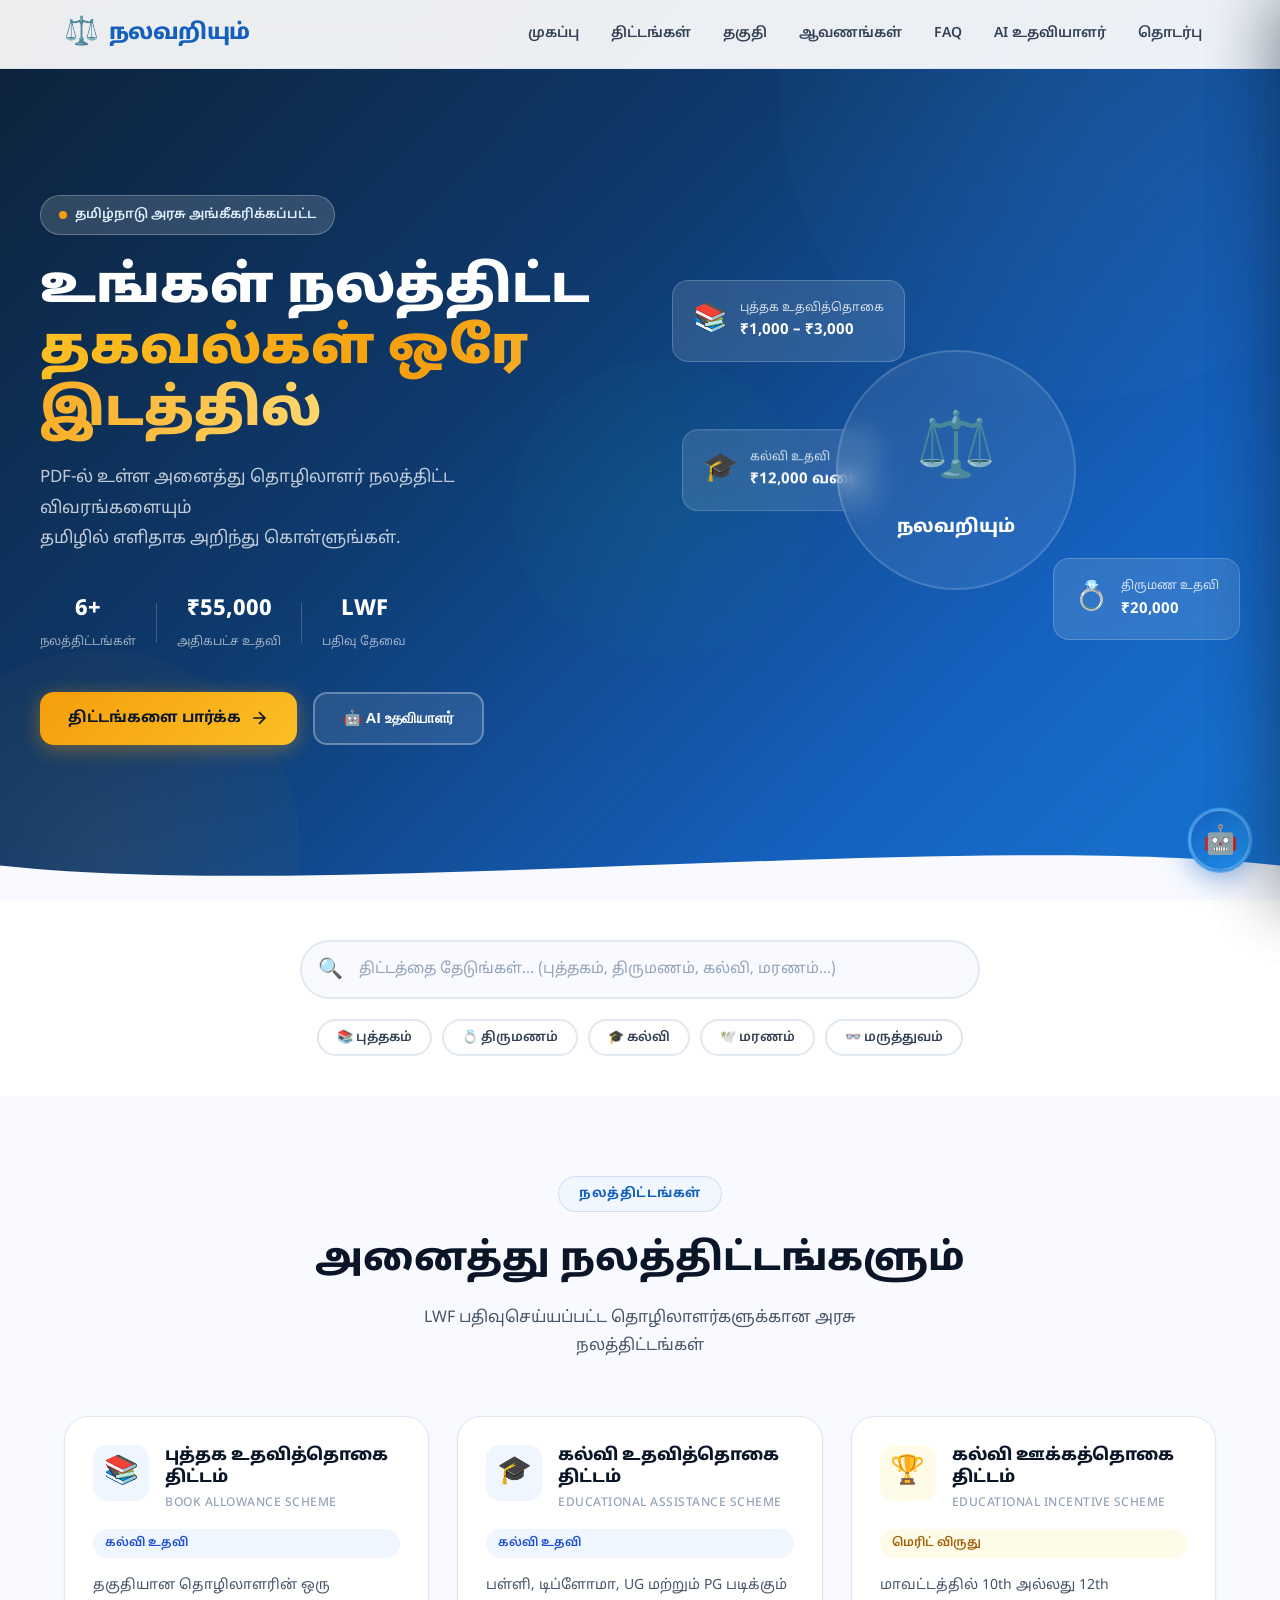
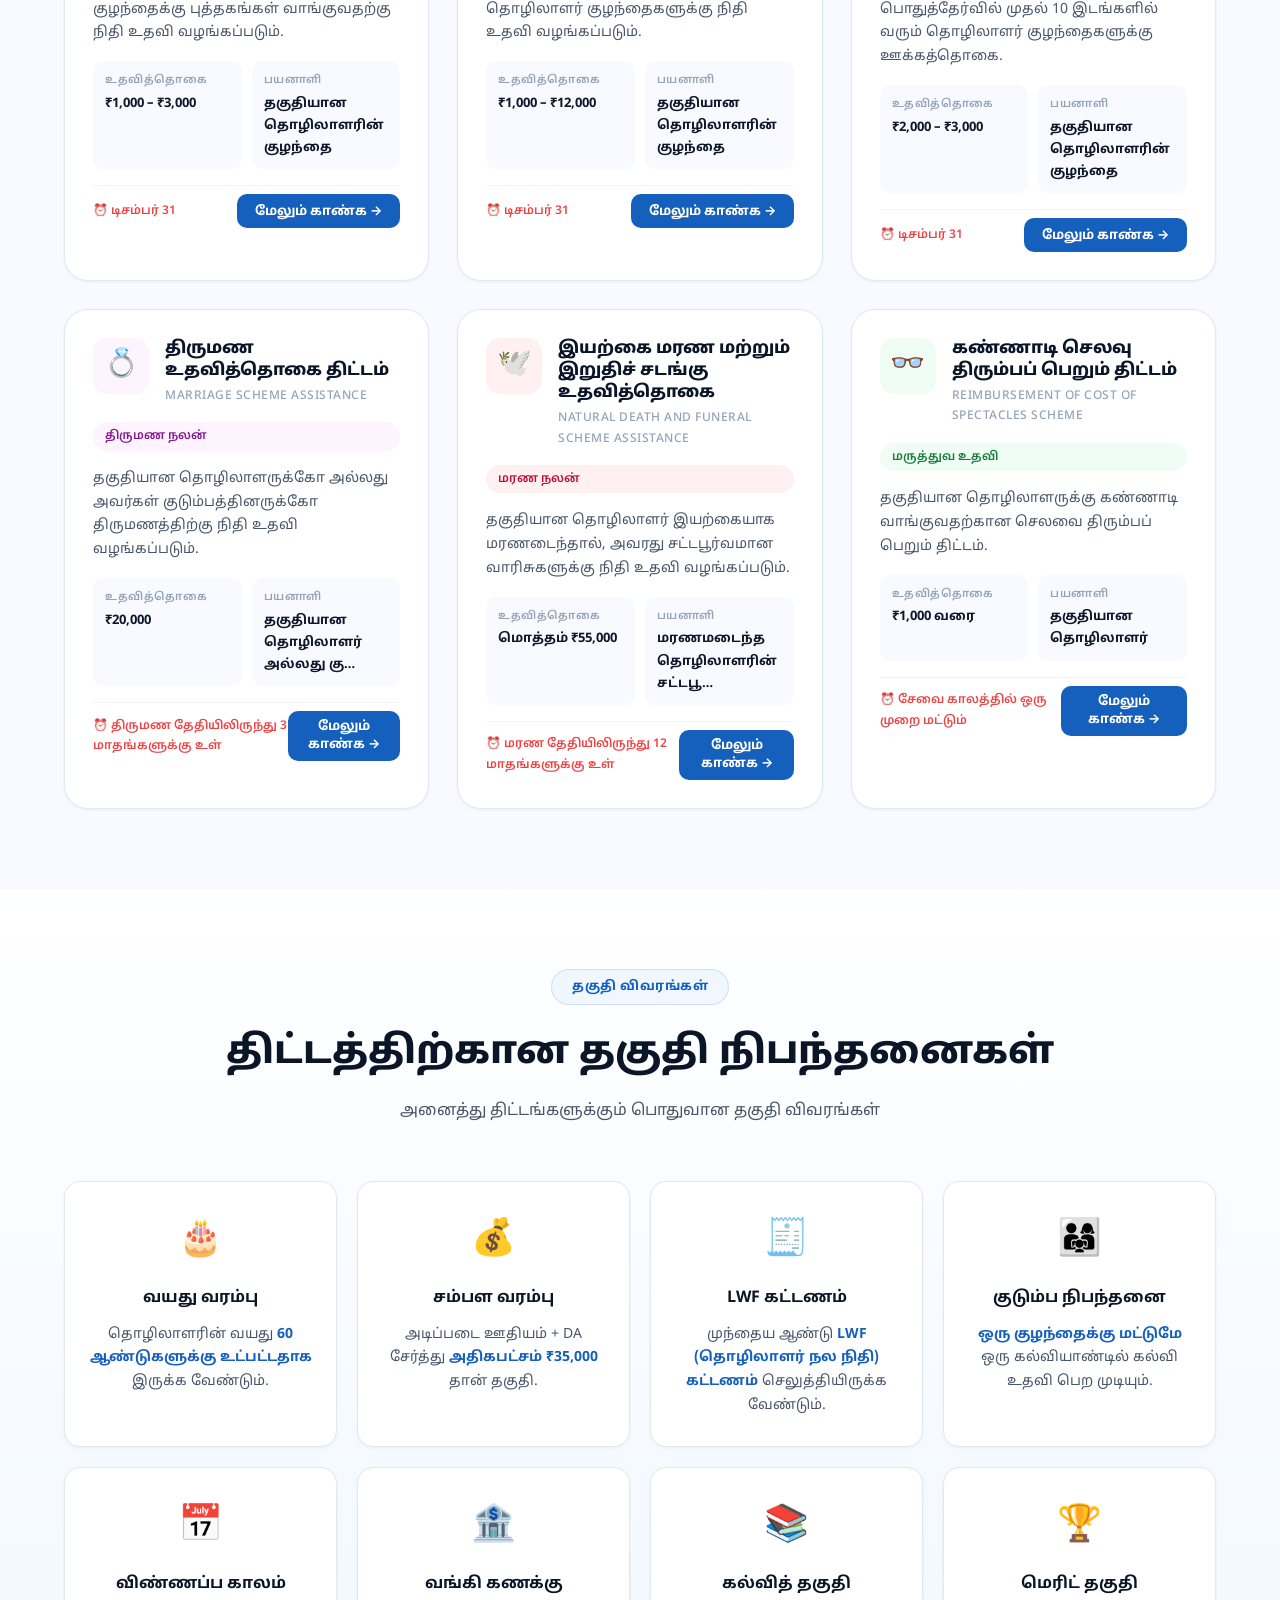
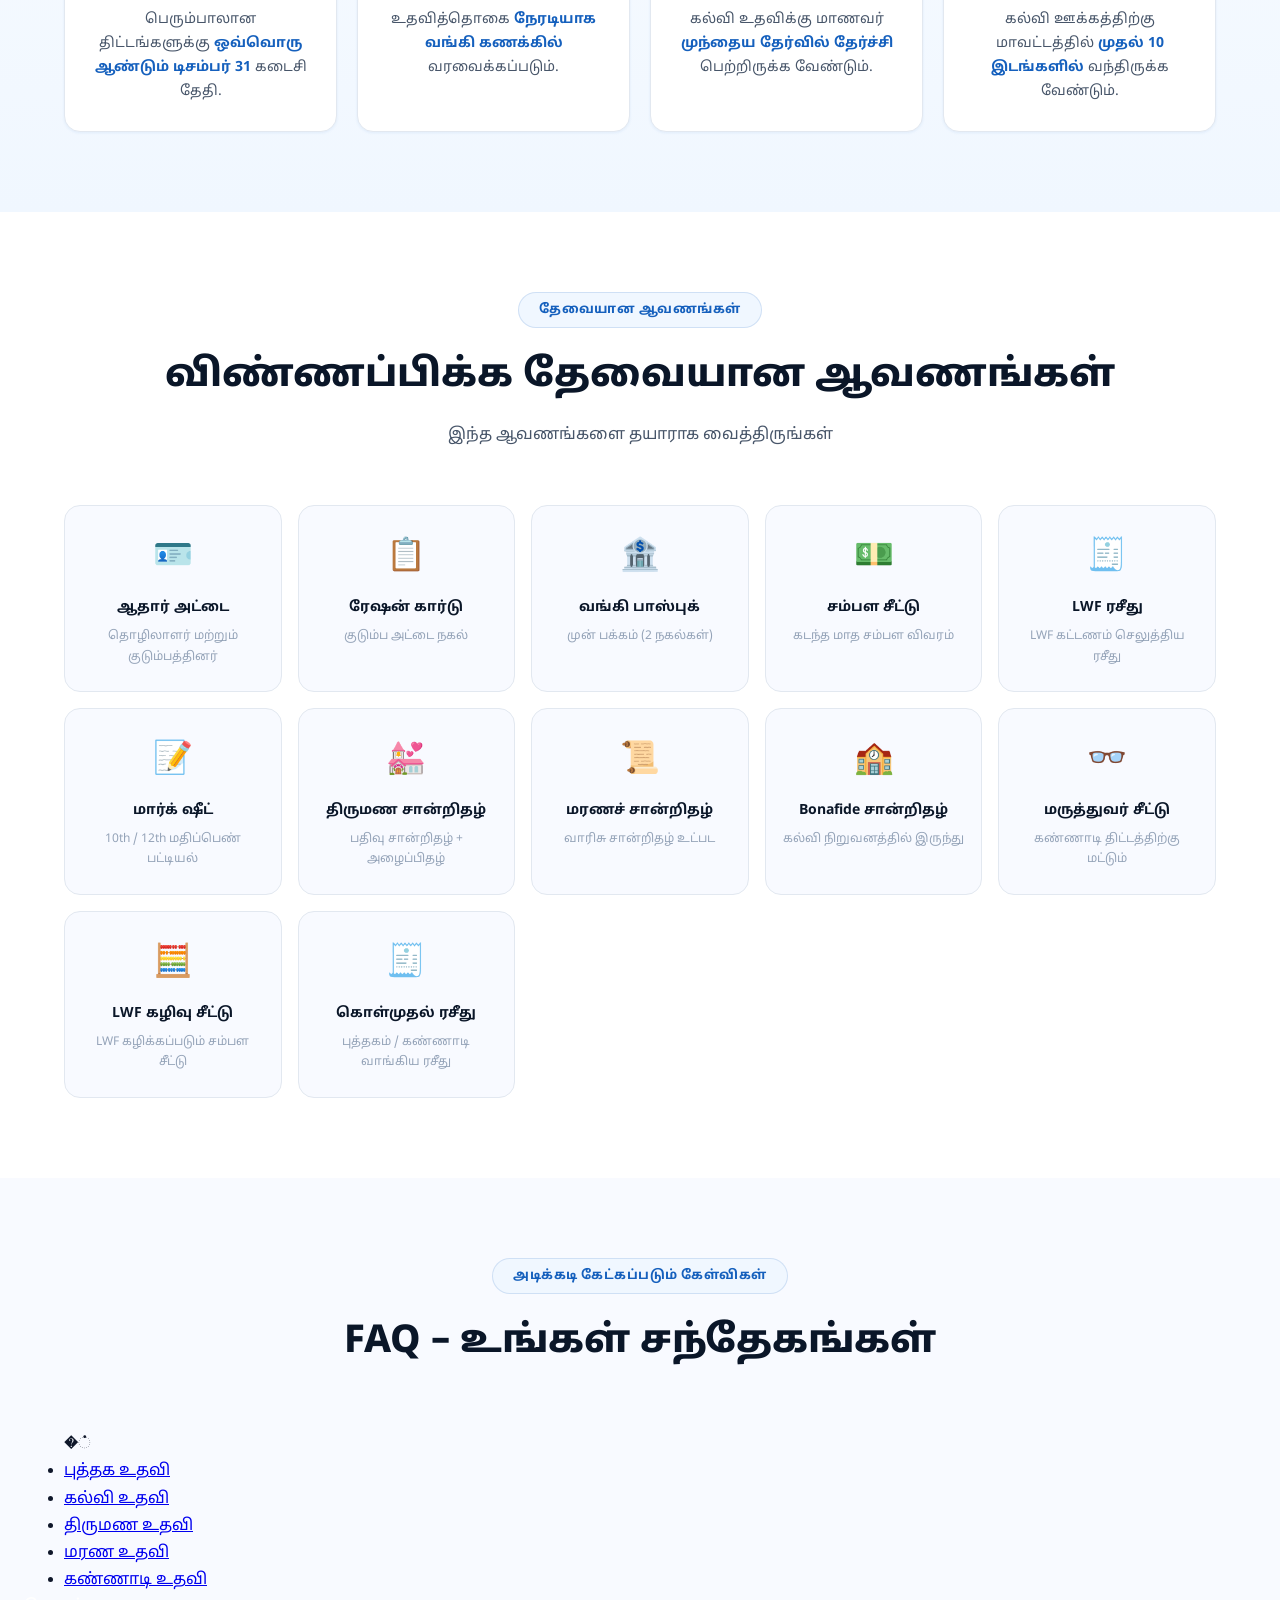
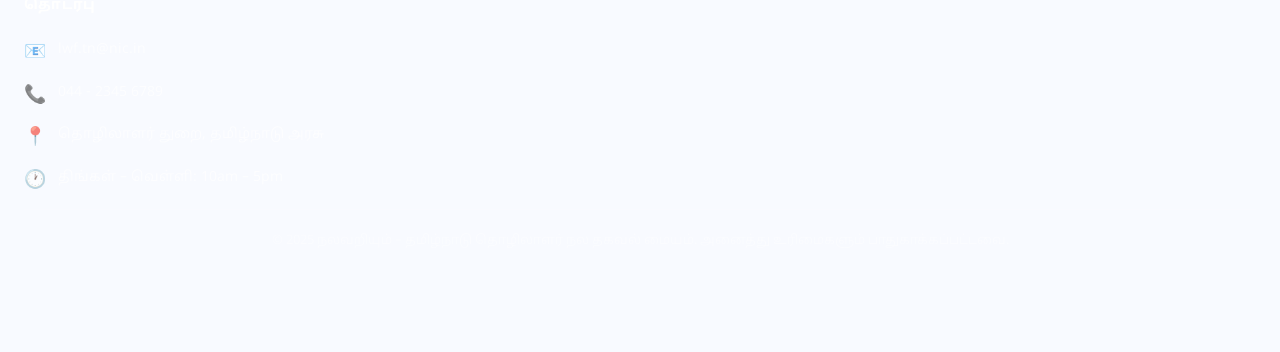
<file: index_backup.html>
<!DOCTYPE html>
<html lang="ta">
<head>
  <meta charset="UTF-8" />
  <meta name="viewport" content="width=device-width, initial-scale=1.0" />
  <title>நலவறியும் – தமிழ்நாடு தொழிலாளர் நல தகவல் மையம்</title>
  <meta name="description" content="தமிழ்நாடு தொழிலாளர் நல திட்டங்கள் – கல்வி, திருமணம், மரணம், மருத்துவம் – அனைத்து திட்ட விவரங்களும் ஒரே இடத்தில்." />
  <link rel="preconnect" href="https://fonts.googleapis.com" />
  <link href="https://fonts.googleapis.com/css2?family=Noto+Sans+Tamil:wght@400;500;600;700;800;900&family=Inter:wght@400;500;600;700;800&display=swap" rel="stylesheet" />
  <link rel="stylesheet" href="style.css" />
</head>
<body>

<!-- ===== NAVBAR ===== -->
<nav class="navbar" id="navbar">
  <div class="nav-container">
    <a href="#home" class="nav-logo">
      <span class="logo-icon">⚖️</span>
      <span class="logo-text">நலவறியும்</span>
    </a>
    <button class="hamburger" id="hamburger" aria-label="Menu">
      <span></span><span></span><span></span>
    </button>
    <ul class="nav-links" id="navLinks">
      <li><a href="#home" class="nav-link">முகப்பு</a></li>
      <li><a href="#schemes" class="nav-link">திட்டங்கள்</a></li>
      <li><a href="#eligibility" class="nav-link">தகுதி</a></li>
      <li><a href="#documents" class="nav-link">ஆவணங்கள்</a></li>
      <li><a href="#faq" class="nav-link">FAQ</a></li>
      <li><a href="#chatbot" class="nav-link" onclick="openBotPanel(); return false;">AI உதவியாளர்</a></li>
      <li><a href="#contact" class="nav-link">தொடர்பு</a></li>
    </ul>
  </div>
</nav>

<!-- ===== HERO ===== -->
<section class="hero" id="home">
  <div class="hero-bg-shapes">
    <div class="shape shape-1"></div>
    <div class="shape shape-2"></div>
    <div class="shape shape-3"></div>
  </div>
  <div class="hero-container">
    <div class="hero-content">
      <div class="hero-badge">
        <span class="badge-dot"></span>
        தமிழ்நாடு அரசு அங்கீகரிக்கப்பட்ட
      </div>
      <h1 class="hero-title">
        உங்கள் நலத்திட்ட<br />
        <span class="hero-gradient-text">தகவல்கள் ஒரே இடத்தில்</span>
      </h1>
      <p class="hero-subtitle">
        PDF-ல் உள்ள அனைத்து தொழிலாளர் நலத்திட்ட விவரங்களையும்<br />
        தமிழில் எளிதாக அறிந்து கொள்ளுங்கள்.
      </p>
      <div class="hero-stats">
        <div class="stat-item">
          <span class="stat-number">6+</span>
          <span class="stat-label">நலத்திட்டங்கள்</span>
        </div>
        <div class="stat-divider"></div>
        <div class="stat-item">
          <span class="stat-number">₹55,000</span>
          <span class="stat-label">அதிகபட்ச உதவி</span>
        </div>
        <div class="stat-divider"></div>
        <div class="stat-item">
          <span class="stat-number">LWF</span>
          <span class="stat-label">பதிவு தேவை</span>
        </div>
      </div>
      <div class="hero-buttons">
        <a href="#schemes" class="btn btn-primary">
          <span>திட்டங்களை பார்க்க</span>
          <svg width="20" height="20" viewBox="0 0 24 24" fill="none" stroke="currentColor" stroke-width="2"><path d="M5 12h14M12 5l7 7-7 7"/></svg>
        </a>
        <button class="btn btn-secondary" onclick="openBotPanel()">
          <span>🤖 AI உதவியாளர்</span>
        </button>
      </div>
    </div>
    <div class="hero-visual">
      <div class="hero-card-float card-float-1">
        <div class="float-icon">📚</div>
        <div class="float-info">
          <div class="float-title">புத்தக உதவித்தொகை</div>
          <div class="float-amount">₹1,000 – ₹3,000</div>
        </div>
      </div>
      <div class="hero-card-float card-float-2">
        <div class="float-icon">💍</div>
        <div class="float-info">
          <div class="float-title">திருமண உதவி</div>
          <div class="float-amount">₹20,000</div>
        </div>
      </div>
      <div class="hero-card-float card-float-3">
        <div class="float-icon">🎓</div>
        <div class="float-info">
          <div class="float-title">கல்வி உதவி</div>
          <div class="float-amount">₹12,000 வரை</div>
        </div>
      </div>
      <div class="hero-illustration">
        <div class="illus-circle">
          <div class="illus-inner">
            <span class="illus-emoji">⚖️</span>
            <span class="illus-text">நலவறியும்</span>
          </div>
        </div>
      </div>
    </div>
  </div>
  <div class="hero-wave">
    <svg viewBox="0 0 1440 80" fill="none" xmlns="http://www.w3.org/2000/svg">
      <path d="M0,40 C360,80 1080,0 1440,40 L1440,80 L0,80 Z" fill="#f8faff"/>
    </svg>
  </div>
</section>

<!-- ===== SEARCH ===== -->
<section class="search-section" id="search">
  <div class="container">
    <div class="search-wrapper">
      <div class="search-icon-wrap">🔍</div>
      <input
        type="text"
        id="searchInput"
        class="search-input"
        placeholder="திட்டத்தை தேடுங்கள்... (புத்தகம், திருமணம், கல்வி, மரணம்...)"
        oninput="filterSchemes()"
      />
      <button class="search-clear" id="searchClear" onclick="clearSearch()">✕</button>
    </div>
    <div class="search-chips">
      <button class="chip" onclick="quickSearch('புத்தகம்')">📚 புத்தகம்</button>
      <button class="chip" onclick="quickSearch('திருமணம்')">💍 திருமணம்</button>
      <button class="chip" onclick="quickSearch('கல்வி')">🎓 கல்வி</button>
      <button class="chip" onclick="quickSearch('மரணம்')">🕊️ மரணம்</button>
      <button class="chip" onclick="quickSearch('மருத்துவம்')">👓 மருத்துவம்</button>
    </div>
  </div>
</section>

<!-- ===== SCHEMES ===== -->
<section class="schemes-section" id="schemes">
  <div class="container">
    <div class="section-header">
      <div class="section-badge">நலத்திட்டங்கள்</div>
      <h2 class="section-title">அனைத்து நலத்திட்டங்களும்</h2>
      <p class="section-subtitle">LWF பதிவுசெய்யப்பட்ட தொழிலாளர்களுக்கான அரசு நலத்திட்டங்கள்</p>
    </div>
    <div class="schemes-grid" id="schemesGrid">
      <!-- Cards rendered by JS -->
    </div>
    <div class="no-results hidden" id="noResults">
      <p>🔍 எந்த திட்டமும் கிடைக்கவில்லை.</p>
    </div>
  </div>
</section>

<!-- ===== ELIGIBILITY ===== -->
<section class="eligibility-section" id="eligibility">
  <div class="container">
    <div class="section-header">
      <div class="section-badge">தகுதி விவரங்கள்</div>
      <h2 class="section-title">திட்டத்திற்கான தகுதி நிபந்தனைகள்</h2>
      <p class="section-subtitle">அனைத்து திட்டங்களுக்கும் பொதுவான தகுதி விவரங்கள்</p>
    </div>
    <div class="elig-grid">
      <div class="elig-card">
        <div class="elig-icon">🎂</div>
        <h3>வயது வரம்பு</h3>
        <p>தொழிலாளரின் வயது <strong>60 ஆண்டுகளுக்கு உட்பட்டதாக</strong> இருக்க வேண்டும்.</p>
      </div>
      <div class="elig-card">
        <div class="elig-icon">💰</div>
        <h3>சம்பள வரம்பு</h3>
        <p>அடிப்படை ஊதியம் + DA சேர்த்து <strong>அதிகபட்சம் ₹35,000</strong> தான் தகுதி.</p>
      </div>
      <div class="elig-card">
        <div class="elig-icon">🧾</div>
        <h3>LWF கட்டணம்</h3>
        <p>முந்தைய ஆண்டு <strong>LWF (தொழிலாளர் நல நிதி) கட்டணம்</strong> செலுத்தியிருக்க வேண்டும்.</p>
      </div>
      <div class="elig-card">
        <div class="elig-icon">👨‍👩‍👧</div>
        <h3>குடும்ப நிபந்தனை</h3>
        <p><strong>ஒரு குழந்தைக்கு மட்டுமே</strong> ஒரு கல்வியாண்டில் கல்வி உதவி பெற முடியும்.</p>
      </div>
      <div class="elig-card">
        <div class="elig-icon">📅</div>
        <h3>விண்ணப்ப காலம்</h3>
        <p>பெரும்பாலான திட்டங்களுக்கு <strong>ஒவ்வொரு ஆண்டும் டிசம்பர் 31</strong> கடைசி தேதி.</p>
      </div>
      <div class="elig-card">
        <div class="elig-icon">🏦</div>
        <h3>வங்கி கணக்கு</h3>
        <p>உதவித்தொகை <strong>நேரடியாக வங்கி கணக்கில்</strong> வரவைக்கப்படும்.</p>
      </div>
      <div class="elig-card">
        <div class="elig-icon">📚</div>
        <h3>கல்வித் தகுதி</h3>
        <p>கல்வி உதவிக்கு மாணவர் <strong>முந்தைய தேர்வில் தேர்ச்சி</strong> பெற்றிருக்க வேண்டும்.</p>
      </div>
      <div class="elig-card">
        <div class="elig-icon">🏆</div>
        <h3>மெரிட் தகுதி</h3>
        <p>கல்வி ஊக்கத்திற்கு மாவட்டத்தில் <strong>முதல் 10 இடங்களில்</strong> வந்திருக்க வேண்டும்.</p>
      </div>
    </div>
  </div>
</section>

<!-- ===== DOCUMENTS ===== -->
<section class="documents-section" id="documents">
  <div class="container">
    <div class="section-header">
      <div class="section-badge">தேவையான ஆவணங்கள்</div>
      <h2 class="section-title">விண்ணப்பிக்க தேவையான ஆவணங்கள்</h2>
      <p class="section-subtitle">இந்த ஆவணங்களை தயாராக வைத்திருங்கள்</p>
    </div>
    <div class="docs-grid">
      <div class="doc-card">
        <div class="doc-icon">🪪</div>
        <h4>ஆதார் அட்டை</h4>
        <p>தொழிலாளர் மற்றும் குடும்பத்தினர்</p>
      </div>
      <div class="doc-card">
        <div class="doc-icon">📋</div>
        <h4>ரேஷன் கார்டு</h4>
        <p>குடும்ப அட்டை நகல்</p>
      </div>
      <div class="doc-card">
        <div class="doc-icon">🏦</div>
        <h4>வங்கி பாஸ்புக்</h4>
        <p>முன் பக்கம் (2 நகல்கள்)</p>
      </div>
      <div class="doc-card">
        <div class="doc-icon">💵</div>
        <h4>சம்பள சீட்டு</h4>
        <p>கடந்த மாத சம்பள விவரம்</p>
      </div>
      <div class="doc-card">
        <div class="doc-icon">🧾</div>
        <h4>LWF ரசீது</h4>
        <p>LWF கட்டணம் செலுத்திய ரசீது</p>
      </div>
      <div class="doc-card">
        <div class="doc-icon">📝</div>
        <h4>மார்க் ஷீட்</h4>
        <p>10th / 12th மதிப்பெண் பட்டியல்</p>
      </div>
      <div class="doc-card">
        <div class="doc-icon">💒</div>
        <h4>திருமண சான்றிதழ்</h4>
        <p>பதிவு சான்றிதழ் + அழைப்பிதழ்</p>
      </div>
      <div class="doc-card">
        <div class="doc-icon">📜</div>
        <h4>மரணச் சான்றிதழ்</h4>
        <p>வாரிசு சான்றிதழ் உட்பட</p>
      </div>
      <div class="doc-card">
        <div class="doc-icon">🏫</div>
        <h4>Bonafide சான்றிதழ்</h4>
        <p>கல்வி நிறுவனத்தில் இருந்து</p>
      </div>
      <div class="doc-card">
        <div class="doc-icon">👓</div>
        <h4>மருத்துவர் சீட்டு</h4>
        <p>கண்ணாடி திட்டத்திற்கு மட்டும்</p>
      </div>
      <div class="doc-card">
        <div class="doc-icon">🧮</div>
        <h4>LWF கழிவு சீட்டு</h4>
        <p>LWF கழிக்கப்படும் சம்பள சீட்டு</p>
      </div>
      <div class="doc-card">
        <div class="doc-icon">🧾</div>
        <h4>கொள்முதல் ரசீது</h4>
        <p>புத்தகம் / கண்ணாடி வாங்கிய ரசீது</p>
      </div>
    </div>
  </div>
</section>

<!-- ===== FAQ ===== -->
<section class="faq-section" id="faq">
  <div class="container">
    <div class="section-header">
      <div class="section-badge">அடிக்கடி கேட்கப்படும் கேள்விகள்</div>
      <h2 class="section-title">FAQ – உங்கள் சந்தேகங்கள்</h2>
      <p class="sect
<!-- ===== RIGHT SIDE BOT PANEL (Flowise) ===== -->
<div class="bot-panel-overlay" id="botPanelOverlay" onclick="closeBotPanel()"></div>
<div class="bot-panel" id="botPanel">

  <!-- Header -->
  <div class="bot-panel-header">
    <div class="bot-panel-title">
      <div class="bot-panel-avatar">🤖</div>
      <div>
        <div class="bph-name">நலவறியும் AI உதவியாளர்</div>
        <div class="bph-status"><span class="status-dot"></span> Online – Flowise AI</div>
      </div>
    </div>
    <div class="bot-panel-actions">
      <button class="bpa-btn" onclick="reloadFlowisePanel()" title="மீண்டும் தொடங்கு">
        <svg width="16" height="16" fill="none" stroke="currentColor" stroke-width="2" viewBox="0 0 24 24"><path d="M23 4v6h-6M1 20v-6h6"/><path d="M3.51 9a9 9 0 0114.85-3.36L23 10M1 14l4.64 4.36A9 9 0 0020.49 15"/></svg>
      </button>
      <button class="bpa-btn" onclick="window.open('https://cloud.flowiseai.com/chatbot/79a39e86-48c5-4fa3-98b4-97469a1aa2d0','_blank')" title="புதிய Tab-ல் திற">
        <svg width="16" height="16" fill="none" stroke="currentColor" stroke-width="2" viewBox="0 0 24 24"><path d="M18 13v6a2 2 0 01-2 2H5a2 2 0 01-2-2V8a2 2 0 012-2h6"/><polyline points="15 3 21 3 21 9"/><line x1="10" y1="14" x2="21" y2="3"/></svg>
      </button>
      <button class="bpa-close" onclick="closeBotPanel()" title="மூடு">
        <svg width="18" height="18" fill="none" stroke="currentColor" stroke-width="2.5" viewBox="0 0 24 24"><line x1="18" y1="6" x2="6" y2="18"/><line x1="6" y1="6" x2="18" y2="18"/></svg>
      </button>
    </div>
  </div>

  <!-- Flowise Iframe Body -->
  <div class="bot-panel-body">
    <div class="bot-panel-loading" id="botPanelLoading">
      <div class="bp-spinner"></div>
      <p>AI உதவியாளர் தொடங்குகிறது...</p>
    </div>
    <iframe
      id="botPanelIframe"
      src="about:blank"
      class="bot-panel-iframe"
      title="நலவறியும் AI Chatbot – Flowise"
      frameborder="0"
      allow="microphone"
    ></iframe>
  </div>

</div>

<!-- ===== BACK TO TOP ===== -->
<button class="back-to-top" id="backToTop" onclick="window.scrollTo({top:0,behavior:'smooth'})">↑</button>

<script src="app.js"></script>
</body>
</html>
�்</h4>
          <ul>
            <li><a href="#schemes">புத்தக உதவி</a></li>
            <li><a href="#schemes">கல்வி உதவி</a></li>
            <li><a href="#schemes">திருமண உதவி</a></li>
            <li><a href="#schemes">மரண உதவி</a></li>
            <li><a href="#schemes">கண்ணாடி உதவி</a></li>
          </ul>
        </div>
        <div class="footer-contact">
          <h4>தொடர்பு</h4>
          <div class="contact-item">
            <span>📧</span>
            <span>lwf.tn@nic.in</span>
          </div>
          <div class="contact-item">
            <span>📞</span>
            <span>044 - 2345 6789</span>
          </div>
          <div class="contact-item">
            <span>📍</span>
            <span>தொழிலாளர் துறை, தமிழ்நாடு அரசு</span>
          </div>
          <div class="contact-item">
            <span>🕐</span>
            <span>திங்கள் – வெள்ளி: 10am – 5pm</span>
          </div>
        </div>
      </div>
    </div>
  </div>
  <div class="footer-bottom">
    <div class="container">
      <p>© 2025 நலவறியும் – தமிழ்நாடு தொழிலாளர் நல தகவல் மையம். அனைத்து உரிமைகளும் பாதுகாக்கப்பட்டவை.</p>
    </div>
  </div>
</footer>

<!-- ===== MODAL ===== -->
<div class="modal-overlay" id="modalOverlay" onclick="closeModal()">
  <div class="modal-box" id="modalBox" onclick="event.stopPropagation()">
    <button class="modal-close" onclick="closeModal()">✕</button>
    <div id="modalContent"></div>
  </div>
</div>

<!-- ===== FLOATING CHATBOT BUTTON ===== -->
<button class="float-chat-btn" id="floatChatBtn" onclick="openBotPanel()" title="AI உதவியாளர் – கிளிக் செய்யுங்கள்" aria-label="Open AI Chatbot">
  <span class="float-btn-icon">🤖</span>
  <span class="float-btn-pulse"></span>
</button>

<!-- ===== RIGHT SIDE BOT PANEL (Gemini Native) ===== -->
<div class="bot-panel-overlay" id="botPanelOverlay" onclick="closeBotPanel()"></div>
<div class="bot-panel" id="botPanel">
  <!-- Header -->
  <div class="bot-panel-header">
    <div class="bot-panel-title">
      <div class="bot-panel-avatar">🤖</div>
      <div>
        <div class="bph-name">நலவறியும் AI உதவியாளர்</div>
        <div class="bph-status"><span class="status-dot"></span> Online – Gemini AI</div>
      </div>
    </div>
    <div class="bot-panel-actions">
      <button class="bpa-close" onclick="closeBotPanel()" title="மூடு">
        <svg width="18" height="18" fill="none" stroke="currentColor" stroke-width="2.5" viewBox="0 0 24 24"><line x1="18" y1="6" x2="6" y2="18"/><line x1="6" y1="6" x2="18" y2="18"/></svg>
      </button>
    </div>
  </div>

  <!-- Messages -->
  <div class="bot-panel-body">
    <div id="panelMessages" class="panel-messages">
      <div class="panel-bubble panel-bot">
        <div class="panel-avatar">🤖</div>
        <div class="panel-text">
          வணக்கம்! நான் <strong>நலவறியும் AI உதவியாளர்</strong>.<br>
          தொழிலாளர் நல திட்டங்கள் பற்றி எந்த கேள்வியும் கேளுங்கள்!<br><br>
          <em>Hi! Ask me anything about welfare schemes!</em>
        </div>
      </div>
    </div>

    <!-- Quick Buttons -->
    <div class="panel-quick-btns">
      <button onclick="panelQuickAsk('எந்த திட்டங்கள் உள்ளன?')">📋 எல்லா திட்டங்கள்</button>
      <button onclick="panelQuickAsk('திருமண உதவி எவ்வளவு?')">💍 திருமணம்</button>
      <button onclick="panelQuickAsk('கல்வி உதவி தகுதி என்ன?')">🎓 கல்வி</button>
      <button onclick="panelQuickAsk('மரண உதவி விவரங்கள்')">🕊️ மரணம்</button>
      <button onclick="panelQuickAsk('என்ன ஆவணங்கள் தேவை?')">📄 ஆவணங்கள்</button>
    </div>

    <!-- Input -->
    <div class="panel-input-wrap">
      <input
        type="text"
        id="panelChatInput"
        class="panel-input"
        placeholder="உங்கள் கேள்வியை கேளுங்கள்..."
        onkeydown="if(event.key==='Enter') sendPanelMessage()"
      />
      <button class="panel-send-btn" onclick="sendPanelMessage()" title="அனுப்பு">
        <svg width="20" height="20" fill="none" stroke="currentColor" stroke-width="2" viewBox="0 0 24 24"><path d="M22 2L11 13M22 2L15 22l-4-9-9-4 20-7z"/></svg>
      </button>
    </div>
  </div>
</div>

<!-- ===== BACK TO TOP ===== -->
<button class="back-to-top" id="backToTop" onclick="window.scrollTo({top:0,behavior:'smooth'})">↑</button>

<script src="app.js"></script>
</body>
</html>
</file>
<file: style.css>
/* =============================
   நலவறியும் – Welfare Portal CSS
   ============================= */

/* ---- CSS VARIABLES ---- */
:root {
  --blue-900: #0a1628;
  --blue-800: #0d2137;
  --blue-700: #0e3a6e;
  --blue-600: #1560bd;
  --blue-500: #1976d2;
  --blue-400: #2196f3;
  --blue-300: #64b5f6;
  --blue-100: #e3f2fd;
  --blue-50:  #f0f7ff;
  --accent:   #f59e0b;
  --accent-2: #10b981;
  --red:      #ef4444;
  --white:    #ffffff;
  --gray-50:  #f8faff;
  --gray-100: #f1f5f9;
  --gray-200: #e2e8f0;
  --gray-400: #94a3b8;
  --gray-600: #475569;
  --gray-700: #334155;
  --gray-900: #0f172a;
  --shadow-sm: 0 1px 3px rgba(21, 96, 189, 0.08);
  --shadow-md: 0 4px 20px rgba(21, 96, 189, 0.12);
  --shadow-lg: 0 8px 40px rgba(21, 96, 189, 0.18);
  --shadow-xl: 0 20px 60px rgba(21, 96, 189, 0.22);
  --radius:   16px;
  --radius-lg: 24px;
  --transition: 0.3s cubic-bezier(0.4,0,0.2,1);
}

/* ---- RESET ---- */
*, *::before, *::after { box-sizing: border-box; margin: 0; padding: 0; }

html { scroll-behavior: smooth; }

body {
  font-family: 'Noto Sans Tamil', 'Inter', sans-serif;
  background: var(--gray-50);
  color: var(--gray-900);
  line-height: 1.7;
  overflow-x: hidden;
}

.container {
  max-width: 1200px;
  margin: 0 auto;
  padding: 0 24px;
}

/* ========== NAVBAR ========== */
.navbar {
  position: fixed;
  top: 0; left: 0; right: 0;
  z-index: 1000;
  background: rgba(255,255,255,0.92);
  backdrop-filter: blur(20px);
  -webkit-backdrop-filter: blur(20px);
  border-bottom: 1px solid rgba(21,96,189,0.08);
  transition: box-shadow var(--transition);
}
.navbar.scrolled { box-shadow: var(--shadow-md); }

.nav-container {
  max-width: 1200px;
  margin: 0 auto;
  padding: 0 24px;
  display: flex;
  align-items: center;
  justify-content: space-between;
  height: 68px;
}

.nav-logo {
  display: flex;
  align-items: center;
  gap: 10px;
  font-size: 22px;
  font-weight: 800;
  color: var(--blue-600);
  text-decoration: none;
  letter-spacing: -0.5px;
}
.logo-icon { font-size: 28px; }

.nav-links {
  display: flex;
  align-items: center;
  gap: 4px;
  list-style: none;
}
.nav-link {
  padding: 8px 14px;
  border-radius: 10px;
  font-size: 14px;
  font-weight: 600;
  color: var(--gray-700);
  text-decoration: none;
  transition: all var(--transition);
}
.nav-link:hover {
  color: var(--blue-600);
  background: var(--blue-50);
}

.hamburger {
  display: none;
  flex-direction: column;
  gap: 5px;
  background: none;
  border: none;
  cursor: pointer;
  padding: 8px;
  border-radius: 8px;
}
.hamburger span {
  display: block;
  width: 24px; height: 2.5px;
  background: var(--blue-600);
  border-radius: 4px;
  transition: var(--transition);
}

/* ========== HERO ========== */
.hero {
  position: relative;
  min-height: 100vh;
  background: linear-gradient(135deg, #0d2137 0%, #0e3a6e 40%, #1560bd 75%, #1976d2 100%);
  display: flex;
  align-items: center;
  padding: 120px 24px 80px;
  overflow: hidden;
}

.hero-bg-shapes { position: absolute; inset: 0; pointer-events: none; }
.shape {
  position: absolute;
  border-radius: 50%;
  opacity: 0.08;
}
.shape-1 {
  width: 600px; height: 600px;
  background: radial-gradient(circle, #64b5f6, transparent);
  top: -200px; right: -100px;
  animation: floatShape 10s ease-in-out infinite;
}
.shape-2 {
  width: 400px; height: 400px;
  background: radial-gradient(circle, #f59e0b, transparent);
  bottom: -150px; left: -100px;
  animation: floatShape 14s ease-in-out infinite reverse;
}
.shape-3 {
  width: 300px; height: 300px;
  background: radial-gradient(circle, #10b981, transparent);
  top: 40%; left: 40%;
  animation: floatShape 8s ease-in-out infinite;
}

@keyframes floatShape {
  0%,100% { transform: translateY(0) scale(1); }
  50% { transform: translateY(-30px) scale(1.05); }
}

.hero-container {
  position: relative;
  z-index: 2;
  max-width: 1200px;
  margin: 0 auto;
  width: 100%;
  display: grid;
  grid-template-columns: 1fr 1fr;
  gap: 64px;
  align-items: center;
}

.hero-badge {
  display: inline-flex;
  align-items: center;
  gap: 8px;
  background: rgba(255,255,255,0.15);
  border: 1px solid rgba(255,255,255,0.25);
  color: #e0f0ff;
  padding: 8px 18px;
  border-radius: 100px;
  font-size: 13px;
  font-weight: 600;
  margin-bottom: 24px;
  backdrop-filter: blur(10px);
}
.badge-dot {
  width: 8px; height: 8px;
  background: var(--accent);
  border-radius: 50%;
  animation: pulse 2s infinite;
}
@keyframes pulse {
  0%,100% { opacity: 1; transform: scale(1); }
  50% { opacity: 0.6; transform: scale(1.3); }
}

.hero-title {
  font-size: clamp(2rem, 4vw, 3.2rem);
  font-weight: 900;
  line-height: 1.2;
  color: #fff;
  margin-bottom: 20px;
}
.hero-gradient-text {
  background: linear-gradient(90deg, #fbbf24, #f59e0b, #ffd66b);
  -webkit-background-clip: text;
  -webkit-text-fill-color: transparent;
  background-clip: text;
}

.hero-subtitle {
  font-size: 17px;
  color: rgba(255,255,255,0.75);
  margin-bottom: 36px;
  line-height: 1.8;
}

.hero-stats {
  display: flex;
  align-items: center;
  gap: 20px;
  margin-bottom: 36px;
}
.stat-item { text-align: center; }
.stat-number {
  display: block;
  font-size: 22px;
  font-weight: 800;
  color: #fff;
}
.stat-label {
  font-size: 12px;
  color: rgba(255,255,255,0.6);
}
.stat-divider {
  width: 1px; height: 40px;
  background: rgba(255,255,255,0.2);
}

.hero-buttons { display: flex; gap: 16px; flex-wrap: wrap; }

.btn {
  display: inline-flex;
  align-items: center;
  gap: 8px;
  padding: 14px 28px;
  border-radius: 14px;
  font-size: 15px;
  font-weight: 700;
  text-decoration: none;
  transition: all var(--transition);
  cursor: pointer;
  border: none;
}
.btn-primary {
  background: linear-gradient(135deg, #f59e0b, #fbbf24);
  color: #0a1628;
  box-shadow: 0 4px 20px rgba(245,158,11,0.4);
}
.btn-primary:hover {
  transform: translateY(-3px);
  box-shadow: 0 8px 30px rgba(245,158,11,0.5);
}
.btn-secondary {
  background: rgba(255,255,255,0.1);
  color: #fff;
  border: 2px solid rgba(255,255,255,0.3);
  backdrop-filter: blur(10px);
}
.btn-secondary:hover {
  background: rgba(255,255,255,0.2);
  transform: translateY(-2px);
}

/* Hero Visual */
.hero-visual {
  position: relative;
  height: 420px;
}
.hero-illustration {
  position: absolute;
  top: 50%; left: 50%;
  transform: translate(-50%, -50%);
}
.illus-circle {
  width: 240px; height: 240px;
  border-radius: 50%;
  background: rgba(255,255,255,0.08);
  border: 2px solid rgba(255,255,255,0.15);
  display: flex;
  align-items: center;
  justify-content: center;
  backdrop-filter: blur(10px);
  animation: rotateSlow 20s linear infinite;
}
.illus-inner {
  display: flex;
  flex-direction: column;
  align-items: center;
  gap: 8px;
}
.illus-emoji { font-size: 64px; }
.illus-text {
  font-size: 18px;
  font-weight: 800;
  color: #fff;
}

@keyframes rotateSlow {
  0% { box-shadow: 0 0 0 0 rgba(100,181,246,0.3); }
  50% { box-shadow: 0 0 60px 20px rgba(100,181,246,0.15); }
  100% { box-shadow: 0 0 0 0 rgba(100,181,246,0.3); }
}

.hero-card-float {
  position: absolute;
  background: rgba(255,255,255,0.12);
  border: 1px solid rgba(255,255,255,0.2);
  backdrop-filter: blur(16px);
  border-radius: var(--radius);
  padding: 16px 20px;
  display: flex;
  align-items: center;
  gap: 12px;
  color: #fff;
  min-width: 180px;
}
.float-icon { font-size: 28px; }
.float-title { font-size: 12px; opacity: 0.8; }
.float-amount { font-size: 15px; font-weight: 700; }

.card-float-1 { top: 20px; left: 0; animation: floatCard 6s ease-in-out infinite; }
.card-float-2 { bottom: 40px; right: 0; animation: floatCard 8s ease-in-out infinite 1s; }
.card-float-3 { top: 50%; left: 10px; transform: translateY(-50%); animation: floatCard 7s ease-in-out infinite 0.5s; }

@keyframes floatCard {
  0%,100% { transform: translateY(0); }
  50% { transform: translateY(-12px); }
}
.card-float-3 { animation: floatCard3 7s ease-in-out infinite 0.5s; }
@keyframes floatCard3 {
  0%,100% { transform: translateY(-50%); }
  50% { transform: translateY(calc(-50% - 12px)); }
}

.hero-wave {
  position: absolute;
  bottom: -1px; left: 0; right: 0;
}
.hero-wave svg { display: block; width: 100%; }

/* ========== SEARCH ========== */
.search-section {
  background: var(--white);
  padding: 40px 24px;
  box-shadow: var(--shadow-sm);
}
.search-wrapper {
  position: relative;
  max-width: 680px;
  margin: 0 auto 20px;
  display: flex;
  align-items: center;
  background: var(--gray-50);
  border: 2px solid var(--gray-200);
  border-radius: 100px;
  transition: all var(--transition);
}
.search-wrapper:focus-within {
  border-color: var(--blue-400);
  box-shadow: 0 0 0 4px rgba(33,150,243,0.1);
  background: var(--white);
}
.search-icon-wrap {
  padding: 0 16px;
  font-size: 20px;
  flex-shrink: 0;
}
.search-input {
  flex: 1;
  border: none;
  background: none;
  padding: 18px 0;
  font-size: 15px;
  font-family: inherit;
  color: var(--gray-900);
  outline: none;
}
.search-input::placeholder { color: var(--gray-400); }
.search-clear {
  padding: 0 16px;
  background: none;
  border: none;
  color: var(--gray-400);
  font-size: 18px;
  cursor: pointer;
  display: none;
}
.search-clear.visible { display: block; }

.search-chips {
  display: flex;
  justify-content: center;
  gap: 10px;
  flex-wrap: wrap;
}
.chip {
  padding: 8px 18px;
  border-radius: 100px;
  border: 2px solid var(--gray-200);
  background: var(--white);
  font-size: 13px;
  font-weight: 600;
  color: var(--gray-700);
  cursor: pointer;
  transition: all var(--transition);
  font-family: inherit;
}
.chip:hover {
  border-color: var(--blue-400);
  color: var(--blue-600);
  background: var(--blue-50);
  transform: translateY(-2px);
}

/* ========== SECTION COMMONS ========== */
.section-header {
  text-align: center;
  margin-bottom: 56px;
}
.section-badge {
  display: inline-block;
  background: var(--blue-50);
  color: var(--blue-600);
  border: 1px solid rgba(21,96,189,0.15);
  padding: 6px 20px;
  border-radius: 100px;
  font-size: 13px;
  font-weight: 700;
  margin-bottom: 16px;
  letter-spacing: 0.5px;
}
.section-title {
  font-size: clamp(1.6rem, 3vw, 2.4rem);
  font-weight: 800;
  color: var(--blue-900);
  margin-bottom: 12px;
}
.section-subtitle {
  font-size: 16px;
  color: var(--gray-600);
  max-width: 540px;
  margin: 0 auto;
}

/* ========== SCHEMES ========== */
.schemes-section { padding: 80px 24px; background: var(--gray-50); }

.schemes-grid {
  display: grid;
  grid-template-columns: repeat(auto-fill, minmax(320px, 1fr));
  gap: 28px;
}

.scheme-card {
  background: var(--white);
  border-radius: var(--radius-lg);
  padding: 28px;
  border: 1px solid var(--gray-200);
  box-shadow: var(--shadow-sm);
  transition: all var(--transition);
  display: flex;
  flex-direction: column;
  gap: 16px;
  cursor: pointer;
  position: relative;
  overflow: hidden;
}
.scheme-card::before {
  content: '';
  position: absolute;
  top: 0; left: 0; right: 0;
  height: 4px;
  background: linear-gradient(90deg, var(--blue-600), var(--blue-300));
  transform: scaleX(0);
  transform-origin: left;
  transition: transform var(--transition);
}
.scheme-card:hover::before { transform: scaleX(1); }
.scheme-card:hover {
  transform: translateY(-6px);
  box-shadow: var(--shadow-lg);
  border-color: rgba(21,96,189,0.2);
}

.card-header { display: flex; align-items: flex-start; gap: 16px; }
.card-icon {
  width: 56px; height: 56px;
  border-radius: 14px;
  display: flex;
  align-items: center;
  justify-content: center;
  font-size: 28px;
  flex-shrink: 0;
}
.card-title-wrap { flex: 1; }
.card-ta-name {
  font-size: 17px;
  font-weight: 800;
  color: var(--blue-900);
  line-height: 1.3;
  margin-bottom: 4px;
}
.card-en-name {
  font-size: 12px;
  font-weight: 500;
  color: var(--gray-400);
  text-transform: uppercase;
  letter-spacing: 0.5px;
}

.card-category {
  display: inline-flex;
  align-items: center;
  gap: 6px;
  padding: 4px 12px;
  border-radius: 100px;
  font-size: 12px;
  font-weight: 600;
}

.card-desc {
  font-size: 14px;
  color: var(--gray-600);
  line-height: 1.7;
}

.card-info-grid {
  display: grid;
  grid-template-columns: 1fr 1fr;
  gap: 10px;
}
.card-info-item {
  background: var(--gray-50);
  border-radius: 10px;
  padding: 10px 12px;
}
.info-label {
  font-size: 11px;
  color: var(--gray-400);
  font-weight: 600;
  text-transform: uppercase;
  letter-spacing: 0.5px;
  margin-bottom: 3px;
}
.info-value {
  font-size: 13px;
  font-weight: 700;
  color: var(--gray-900);
}

.card-footer {
  display: flex;
  align-items: center;
  justify-content: space-between;
  padding-top: 8px;
  border-top: 1px solid var(--gray-100);
}
.card-deadline {
  display: flex;
  align-items: center;
  gap: 6px;
  font-size: 12px;
  color: var(--red);
  font-weight: 600;
}
.view-btn {
  display: inline-flex;
  align-items: center;
  gap: 6px;
  padding: 8px 18px;
  border-radius: 10px;
  background: var(--blue-600);
  color: var(--white);
  font-size: 13px;
  font-weight: 700;
  border: none;
  cursor: pointer;
  transition: all var(--transition);
  font-family: inherit;
}
.view-btn:hover {
  background: var(--blue-700);
  transform: translateX(3px);
}

.no-results {
  text-align: center;
  padding: 60px;
  font-size: 18px;
  color: var(--gray-400);
}
.hidden { display: none; }

/* ========== ELIGIBILITY ========== */
.eligibility-section {
  padding: 80px 24px;
  background: linear-gradient(180deg, var(--white) 0%, var(--blue-50) 100%);
}
.elig-grid {
  display: grid;
  grid-template-columns: repeat(auto-fill, minmax(240px, 1fr));
  gap: 20px;
}
.elig-card {
  background: var(--white);
  border: 1px solid var(--gray-200);
  border-radius: var(--radius);
  padding: 28px 24px;
  text-align: center;
  transition: all var(--transition);
  box-shadow: var(--shadow-sm);
}
.elig-card:hover {
  transform: translateY(-4px);
  box-shadow: var(--shadow-md);
  border-color: rgba(21,96,189,0.2);
}
.elig-icon {
  font-size: 36px;
  margin-bottom: 14px;
  display: block;
}
.elig-card h3 {
  font-size: 16px;
  font-weight: 700;
  color: var(--blue-900);
  margin-bottom: 10px;
}
.elig-card p {
  font-size: 14px;
  color: var(--gray-600);
  line-height: 1.7;
}
.elig-card strong { color: var(--blue-600); }

/* ========== DOCUMENTS ========== */
.documents-section {
  padding: 80px 24px;
  background: var(--white);
}
.docs-grid {
  display: grid;
  grid-template-columns: repeat(auto-fill, minmax(180px, 1fr));
  gap: 16px;
}
.doc-card {
  background: var(--gray-50);
  border: 1px solid var(--gray-200);
  border-radius: var(--radius);
  padding: 24px 16px;
  text-align: center;
  transition: all var(--transition);
}
.doc-card:hover {
  background: var(--blue-50);
  border-color: rgba(21,96,189,0.2);
  transform: translateY(-3px);
}
.doc-icon {
  font-size: 32px;
  margin-bottom: 12px;
  display: block;
}
.doc-card h4 {
  font-size: 14px;
  font-weight: 700;
  color: var(--blue-900);
  margin-bottom: 6px;
}
.doc-card p {
  font-size: 12px;
  color: var(--gray-500, var(--gray-400));
}

/* ========== FAQ ========== */
.faq-section {
  padding: 80px 24px;
  background: var(--gray-50);
}
.faq-list { max-width: 800px; margin: 0 auto; }
.faq-item {
  background: var(--white);
  border: 1px solid var(--gray-200);
  border-radius: var(--radius);
  overflow: hidden;
  margin-bottom: 12px;
  box-shadow: var(--shadow-sm);
}
.faq-q {
  display: flex;
  align-items: center;
  justify-content: space-between;
  padding: 20px 24px;
  cursor: pointer;
  font-weight: 700;
  font-size: 15px;
  color: var(--blue-900);
  user-select: none;
  gap: 12px;
  transition: background var(--transition);
}
.faq-q:hover { background: var(--blue-50); }
.faq-arrow {
  font-size: 20px;
  color: var(--blue-400);
  transition: transform var(--transition);
  flex-shrink: 0;
}
.faq-item.open .faq-arrow { transform: rotate(180deg); }
.faq-a {
  max-height: 0;
  overflow: hidden;
  transition: max-height 0.4s ease, padding 0.3s ease;
  padding: 0 24px;
  font-size: 14px;
  color: var(--gray-600);
  line-height: 1.8;
}
.faq-item.open .faq-a {
  max-height: 400px;
  padding: 0 24px 20px;
}

/* ========== CHATBOT ========== */
.chatbot-section {
  padding: 80px 24px;
  background: linear-gradient(180deg, var(--blue-50) 0%, var(--white) 100%);
}
.chatbot-container {
  max-width: 760px;
  margin: 0 auto;
  background: var(--white);
  border-radius: var(--radius-lg);
  box-shadow: var(--shadow-xl);
  overflow: hidden;
  border: 1px solid rgba(21,96,189,0.12);
}
.chat-messages {
  padding: 28px;
  min-height: 340px;
  max-height: 480px;
  overflow-y: auto;
  display: flex;
  flex-direction: column;
  gap: 16px;
  background: var(--gray-50);
}
.chat-bubble {
  display: flex;
  gap: 12px;
  align-items: flex-start;
}
.bubble-avatar {
  width: 40px; height: 40px;
  border-radius: 50%;
  display: flex;
  align-items: center;
  justify-content: center;
  font-size: 20px;
  flex-shrink: 0;
}
.bot-bubble .bubble-avatar {
  background: linear-gradient(135deg, var(--blue-600), var(--blue-400));
}
.user-bubble {
  flex-direction: row-reverse;
}
.user-bubble .bubble-avatar {
  background: linear-gradient(135deg, #f59e0b, #fbbf24);
}
.bubble-content {
  padding: 14px 18px;
  border-radius: 18px;
  font-size: 14px;
  line-height: 1.7;
  max-width: 80%;
}
.bot-bubble .bubble-content {
  background: var(--white);
  color: var(--gray-900);
  border-bottom-left-radius: 4px;
  box-shadow: var(--shadow-sm);
}
.user-bubble .bubble-content {
  background: linear-gradient(135deg, var(--blue-600), var(--blue-500));
  color: var(--white);
  border-bottom-right-radius: 4px;
}

.typing-indicator {
  display: flex;
  align-items: center;
  gap: 4px;
  padding: 14px 18px;
  background: var(--white);
  border-radius: 18px;
  border-bottom-left-radius: 4px;
  box-shadow: var(--shadow-sm);
  width: fit-content;
}
.typing-dot {
  width: 8px; height: 8px;
  background: var(--gray-400);
  border-radius: 50%;
  animation: typingDot 1.4s infinite;
}
.typing-dot:nth-child(2) { animation-delay: 0.2s; }
.typing-dot:nth-child(3) { animation-delay: 0.4s; }
@keyframes typingDot {
  0%,60%,100% { transform: translateY(0); opacity: 0.5; }
  30% { transform: translateY(-8px); opacity: 1; }
}

.chat-quick-btns {
  display: flex;
  gap: 10px;
  padding: 16px 24px;
  flex-wrap: wrap;
  border-top: 1px solid var(--gray-100);
  background: var(--white);
}
.chat-quick-btns button {
  padding: 8px 16px;
  border-radius: 100px;
  border: 2px solid var(--gray-200);
  background: var(--gray-50);
  font-size: 13px;
  font-weight: 600;
  color: var(--gray-700);
  cursor: pointer;
  transition: all var(--transition);
  font-family: inherit;
}
.chat-quick-btns button:hover {
  border-color: var(--blue-400);
  color: var(--blue-600);
  background: var(--blue-50);
}

.chat-input-wrap {
  display: flex;
  align-items: center;
  gap: 12px;
  padding: 20px 24px;
  border-top: 1px solid var(--gray-100);
  background: var(--white);
}
.chat-input {
  flex: 1;
  padding: 14px 20px;
  border: 2px solid var(--gray-200);
  border-radius: 100px;
  font-size: 14px;
  font-family: inherit;
  color: var(--gray-900);
  background: var(--gray-50);
  outline: none;
  transition: all var(--transition);
}
.chat-input:focus {
  border-color: var(--blue-400);
  box-shadow: 0 0 0 4px rgba(33,150,243,0.1);
  background: var(--white);
}
.chat-send-btn {
  width: 50px; height: 50px;
  border-radius: 50%;
  background: linear-gradient(135deg, var(--blue-600), var(--blue-400));
  border: none;
  cursor: pointer;
  color: white;
  display: flex;
  align-items: center;
  justify-content: center;
  flex-shrink: 0;
  transition: all var(--transition);
  box-shadow: 0 4px 16px rgba(21,96,189,0.35);
}
.chat-send-btn:hover {
  transform: scale(1.1);
  box-shadow: 0 6px 20px rgba(21,96,189,0.45);
}

/* ========== MODAL ========== */
.modal-overlay {
  display: none;
  position: fixed;
  inset: 0;
  background: rgba(10,22,40,0.7);
  z-index: 2000;
  backdrop-filter: blur(6px);
  align-items: center;
  justify-content: center;
  padding: 24px;
}
.modal-overlay.open {
  display: flex;
  animation: fadeIn 0.3s ease;
}
@keyframes fadeIn { from { opacity: 0; } to { opacity: 1; } }

.modal-box {
  background: var(--white);
  border-radius: var(--radius-lg);
  max-width: 700px;
  width: 100%;
  max-height: 85vh;
  overflow-y: auto;
  position: relative;
  box-shadow: var(--shadow-xl);
  animation: slideUp 0.35s cubic-bezier(0.4,0,0.2,1);
}
@keyframes slideUp {
  from { transform: translateY(40px); opacity: 0; }
  to { transform: translateY(0); opacity: 1; }
}
.modal-close {
  position: absolute;
  top: 20px; right: 20px;
  width: 36px; height: 36px;
  border-radius: 50%;
  border: 2px solid var(--gray-200);
  background: var(--gray-50);
  cursor: pointer;
  font-size: 16px;
  display: flex;
  align-items: center;
  justify-content: center;
  transition: all var(--transition);
  z-index: 10;
}
.modal-close:hover {
  background: var(--red);
  border-color: var(--red);
  color: white;
}

.modal-header {
  padding: 36px 36px 24px;
  border-bottom: 1px solid var(--gray-100);
}
.modal-icon {
  font-size: 48px;
  margin-bottom: 12px;
  display: block;
}
.modal-ta-title {
  font-size: 22px;
  font-weight: 800;
  color: var(--blue-900);
  margin-bottom: 4px;
}
.modal-en-title {
  font-size: 14px;
  color: var(--gray-400);
  font-weight: 500;
}

.modal-body { padding: 24px 36px 36px; }
.modal-section { margin-bottom: 24px; }
.modal-section-title {
  font-size: 13px;
  font-weight: 700;
  color: var(--blue-600);
  text-transform: uppercase;
  letter-spacing: 0.8px;
  margin-bottom: 10px;
  display: flex;
  align-items: center;
  gap: 8px;
}
.modal-section-title::after {
  content: '';
  flex: 1;
  height: 1px;
  background: var(--gray-100);
}
.modal-text {
  font-size: 15px;
  color: var(--gray-700);
  line-height: 1.8;
}
.modal-amount {
  font-size: 28px;
  font-weight: 900;
  color: var(--blue-600);
}
.modal-list {
  list-style: none;
  display: flex;
  flex-direction: column;
  gap: 8px;
}
.modal-list li {
  display: flex;
  align-items: flex-start;
  gap: 10px;
  font-size: 14px;
  color: var(--gray-700);
  padding: 8px 14px;
  background: var(--gray-50);
  border-radius: 10px;
}
.modal-list li::before {
  content: '✓';
  color: var(--accent-2);
  font-weight: 800;
  flex-shrink: 0;
}
.modal-tag {
  display: inline-block;
  padding: 4px 14px;
  border-radius: 100px;
  font-size: 13px;
  font-weight: 700;
}
.tag-deadline { background: #fef2f2; color: var(--red); }
.tag-beneficiary { background: var(--blue-50); color: var(--blue-600); }

/* ========== FOOTER ========== */
.footer { background: var(--blue-900); color: rgba(255,255,255,0.8); }
.footer-top { padding: 64px 24px 48px; }
.footer-grid {
  display: grid;
  grid-template-columns: 2fr 1fr 1fr 1.5fr;
  gap: 48px;
}
.footer-logo {
  font-size: 24px;
  font-weight: 800;
  color: var(--white);
  margin-bottom: 16px;
}
.footer-brand p {
  font-size: 14px;
  line-height: 1.8;
  color: rgba(255,255,255,0.6);
  margin-bottom: 24px;
}
.social-icons { display: flex; gap: 12px; }
.social-btn {
  width: 40px; height: 40px;
  border-radius: 10px;
  background: rgba(255,255,255,0.08);
  display: flex;
  align-items: center;
  justify-content: center;
  font-size: 18px;
  text-decoration: none;
  transition: all var(--transition);
}
.social-btn:hover {
  background: rgba(255,255,255,0.16);
  transform: translateY(-3px);
}

.footer-links h4, .footer-contact h4 {
  font-size: 14px;
  font-weight: 700;
  color: var(--white);
  margin-bottom: 20px;
  text-transform: uppercase;
  letter-spacing: 0.8px;
}
.footer-links ul { list-style: none; display: flex; flex-direction: column; gap: 10px; }
.footer-links a {
  font-size: 14px;
  color: rgba(255,255,255,0.6);
  text-decoration: none;
  transition: color var(--transition);
}
.footer-links a:hover { color: var(--white); }

.contact-item {
  display: flex;
  align-items: flex-start;
  gap: 12px;
  font-size: 14px;
  color: rgba(255,255,255,0.65);
  margin-bottom: 12px;
}
.contact-item span:first-child { font-size: 18px; flex-shrink: 0; }

.footer-bottom {
  padding: 20px 24px;
  border-top: 1px solid rgba(255,255,255,0.08);
  text-align: center;
}
.footer-bottom p {
  font-size: 13px;
  color: rgba(255,255,255,0.4);
}

/* ========== FLOATING BUTTONS ========== */
.float-chat-btn {
  position: fixed;
  bottom: 28px;
  right: 28px;
  width: 60px; height: 60px;
  border-radius: 50%;
  background: linear-gradient(135deg, var(--blue-600), var(--blue-400));
  border: none;
  font-size: 26px;
  cursor: pointer;
  box-shadow: 0 6px 28px rgba(21,96,189,0.45);
  z-index: 900;
  transition: all var(--transition);
  animation: bounceSlow 3s ease-in-out infinite;
}
.float-chat-btn:hover {
  transform: scale(1.1);
  box-shadow: 0 10px 36px rgba(21,96,189,0.55);
}
@keyframes bounceSlow {
  0%,100% { transform: translateY(0); }
  50% { transform: translateY(-6px); }
}

.back-to-top {
  position: fixed;
  bottom: 100px;
  right: 28px;
  width: 44px; height: 44px;
  border-radius: 50%;
  border: 2px solid var(--gray-200);
  background: var(--white);
  color: var(--blue-600);
  font-size: 20px;
  font-weight: 800;
  cursor: pointer;
  box-shadow: var(--shadow-md);
  z-index: 900;
  display: none;
  align-items: center;
  justify-content: center;
  transition: all var(--transition);
}
.back-to-top.visible { display: flex; }
.back-to-top:hover { background: var(--blue-600); color: white; border-color: var(--blue-600); }

/* ========== SCROLLBAR ========== */
::-webkit-scrollbar { width: 6px; height: 6px; }
::-webkit-scrollbar-track { background: var(--gray-100); }
::-webkit-scrollbar-thumb { background: var(--blue-300); border-radius: 8px; }
::-webkit-scrollbar-thumb:hover { background: var(--blue-600); }

/* ========== RESPONSIVE ========== */
@media (max-width: 1024px) {
  .hero-container { grid-template-columns: 1fr; gap: 40px; }
  .hero-visual { height: 280px; }
  .footer-grid { grid-template-columns: 1fr 1fr; }
}

@media (max-width: 768px) {
  .hamburger { display: flex; }
  .nav-links {
    display: none;
    position: absolute;
    top: 68px; left: 0; right: 0;
    background: var(--white);
    flex-direction: column;
    padding: 16px;
    gap: 4px;
    box-shadow: var(--shadow-md);
    border-top: 1px solid var(--gray-100);
  }
  .nav-links.open { display: flex; }
  .nav-link { width: 100%; }

  .hero { padding: 100px 24px 60px; }
  .hero-title { font-size: 1.9rem; }
  .hero-visual { display: none; }
  .hero-stats { flex-wrap: wrap; }

  .schemes-grid { grid-template-columns: 1fr; }
  .elig-grid { grid-template-columns: 1fr 1fr; }
  .docs-grid { grid-template-columns: repeat(auto-fill, minmax(140px, 1fr)); }
  .footer-grid { grid-template-columns: 1fr; gap: 32px; }

  .modal-header, .modal-body { padding: 24px; }
  .modal-box { margin: 0; border-radius: var(--radius); }
}

@media (max-width: 480px) {
  .elig-grid { grid-template-columns: 1fr; }
  .hero-buttons { flex-direction: column; }
  .btn { justify-content: center; }
  .chat-quick-btns { gap: 8px; }
  .chat-quick-btns button { font-size: 12px; padding: 7px 13px; }
}

/* ===== AMOUNT TAG COLORS ===== */
.cat-edu { background: #eff6ff; color: #1d4ed8; }
.cat-merit { background: #fefce8; color: #a16207; }
.cat-marriage { background: #fdf4ff; color: #86198f; }
.cat-death { background: #fff1f2; color: #be123c; }
.cat-medical { background: #f0fdf4; color: #15803d; }

.icon-bg-edu { background: #eff6ff; }
.icon-bg-merit { background: #fefce8; }
.icon-bg-marriage { background: #fdf4ff; }
.icon-bg-death { background: #fff1f2; }
.icon-bg-medical { background: #f0fdf4; }

/* ========== FLOAT CHAT BUTTON (Updated) ========== */
.float-chat-btn {
  position: fixed;
  bottom: 28px;
  right: 28px;
  width: 64px; height: 64px;
  border-radius: 50%;
  background: linear-gradient(135deg, #1560bd, #2196f3);
  border: 3px solid rgba(255,255,255,0.3);
  font-size: 28px;
  cursor: pointer;
  box-shadow: 0 6px 28px rgba(21,96,189,0.5);
  z-index: 900;
  transition: all var(--transition);
  display: flex;
  align-items: center;
  justify-content: center;
}
.float-chat-btn:hover {
  transform: scale(1.12) rotate(-5deg);
  box-shadow: 0 12px 40px rgba(21,96,189,0.6);
}
.float-btn-icon { position: relative; z-index: 1; line-height: 1; }
.float-btn-pulse {
  position: absolute;
  inset: -4px;
  border-radius: 50%;
  border: 3px solid rgba(33,150,243,0.5);
  animation: pulsRing 2s ease-out infinite;
  pointer-events: none;
}
@keyframes pulsRing {
  0% { transform: scale(1); opacity: 0.8; }
  100% { transform: scale(1.6); opacity: 0; }
}

/* ========== RIGHT SIDE BOT PANEL ========== */
.bot-panel-overlay {
  position: fixed;
  inset: 0;
  background: rgba(10,22,40,0.45);
  backdrop-filter: blur(4px);
  z-index: 1998;
  opacity: 0;
  pointer-events: none;
  transition: opacity 0.35s ease;
}
.bot-panel-overlay.visible {
  opacity: 1;
  pointer-events: all;
}

.bot-panel {
  position: fixed;
  top: 0;
  right: 0;
  width: 420px;
  max-width: 100vw;
  height: 100vh;
  background: var(--white);
  z-index: 1999;
  display: flex;
  flex-direction: column;
  box-shadow: -8px 0 60px rgba(10,22,40,0.25);
  transform: translateX(100%);
  transition: transform 0.4s cubic-bezier(0.4,0,0.2,1);
}
.bot-panel.open {
  transform: translateX(0);
}

/* Panel Header */
.bot-panel-header {
  display: flex;
  align-items: center;
  justify-content: space-between;
  padding: 16px 20px;
  background: linear-gradient(135deg, #0d2137 0%, #1560bd 100%);
  flex-shrink: 0;
}
.bot-panel-title {
  display: flex;
  align-items: center;
  gap: 12px;
}
.bot-panel-avatar {
  width: 44px; height: 44px;
  border-radius: 50%;
  background: rgba(255,255,255,0.15);
  border: 2px solid rgba(255,255,255,0.3);
  display: flex;
  align-items: center;
  justify-content: center;
  font-size: 22px;
}
.bph-name {
  font-size: 15px;
  font-weight: 700;
  color: #fff;
}
.bph-status {
  font-size: 12px;
  color: rgba(255,255,255,0.7);
  display: flex;
  align-items: center;
  gap: 6px;
  margin-top: 2px;
}

.status-dot {
  width: 8px; height: 8px;
  background: #22c55e;
  border-radius: 50%;
  display: inline-block;
  animation: pulse 2s infinite;
}

.bot-panel-actions {
  display: flex;
  align-items: center;
  gap: 6px;
}
.bpa-btn {
  width: 34px; height: 34px;
  border-radius: 8px;
  border: 1px solid rgba(255,255,255,0.2);
  background: rgba(255,255,255,0.1);
  color: rgba(255,255,255,0.85);
  cursor: pointer;
  display: flex;
  align-items: center;
  justify-content: center;
  transition: all var(--transition);
}
.bpa-btn:hover { background: rgba(255,255,255,0.2); color: #fff; }
.bpa-close {
  width: 34px; height: 34px;
  border-radius: 8px;
  border: 1px solid rgba(239,68,68,0.4);
  background: rgba(239,68,68,0.15);
  color: #fca5a5;
  cursor: pointer;
  display: flex;
  align-items: center;
  justify-content: center;
  transition: all var(--transition);
}
.bpa-close:hover { background: #ef4444; color: #fff; border-color: #ef4444; }

/* Panel Body */
.bot-panel-body {
  flex: 1;
  position: relative;
  overflow: hidden;
}
.bot-panel-iframe {
  width: 100%;
  height: 100%;
  border: none;
  display: block;
  position: absolute;
  inset: 0;
}

/* Panel Loading State */
.bot-panel-loading {
  position: absolute;
  inset: 0;
  display: flex;
  flex-direction: column;
  align-items: center;
  justify-content: center;
  gap: 16px;
  background: var(--gray-50);
  font-size: 14px;
  color: var(--gray-600);
  z-index: 2;
}
.bot-panel-loading.hidden { display: none; }
.bp-spinner {
  width: 48px; height: 48px;
  border: 4px solid var(--gray-200);
  border-top-color: var(--blue-600);
  border-radius: 50%;
  animation: spin 0.8s linear infinite;
}
@keyframes spin { to { transform: rotate(360deg); } }
.bot-panel-loading small { color: var(--gray-400); font-size: 12px; }
.bot-panel-loading code {
  background: var(--blue-50);
  color: var(--blue-700);
  padding: 6px 14px;
  border-radius: 8px;
  font-size: 13px;
}

/* Panel Error State */
.bot-panel-error {
  position: absolute;
  inset: 0;
  display: flex;
  flex-direction: column;
  align-items: center;
  justify-content: center;
  gap: 12px;
  padding: 32px;
  background: var(--white);
  text-align: center;
  z-index: 3;
}
.bot-panel-error h3 {
  font-size: 18px;
  font-weight: 700;
  color: var(--gray-900);
}
.bot-panel-error p {
  font-size: 14px;
  color: var(--gray-600);
}

/* ========== CHATBOT SECTION EMBED ========== */
.chatbot-section {
  padding: 80px 24px;
  background: linear-gradient(180deg, var(--blue-50) 0%, var(--white) 100%);
}
.chatbot-embed-wrapper {
  max-width: 900px;
  margin: 0 auto;
  background: var(--white);
  border-radius: var(--radius-lg);
  box-shadow: var(--shadow-xl);
  overflow: hidden;
  border: 1px solid rgba(21,96,189,0.15);
}
.chatbot-embed-header {
  display: flex;
  align-items: center;
  justify-content: space-between;
  padding: 14px 20px;
  background: linear-gradient(135deg, #0d2137, #1560bd);
  flex-shrink: 0;
}
.embed-header-left {
  display: flex;
  align-items: center;
  gap: 12px;
}
.embed-avatar {
  width: 40px; height: 40px;
  border-radius: 50%;
  background: rgba(255,255,255,0.15);
  border: 2px solid rgba(255,255,255,0.25);
  display: flex;
  align-items: center;
  justify-content: center;
  font-size: 20px;
}
.embed-title {
  font-size: 15px;
  font-weight: 700;
  color: #fff;
}
.embed-status {
  font-size: 12px;
  color: rgba(255,255,255,0.7);
  display: flex;
  align-items: center;
  gap: 6px;
  margin-top: 2px;
}
.embed-fullscreen-btn {
  display: inline-flex;
  align-items: center;
  gap: 8px;
  padding: 8px 16px;
  border-radius: 10px;
  border: 1px solid rgba(255,255,255,0.25);
  background: rgba(255,255,255,0.1);
  color: #fff;
  font-size: 13px;
  font-weight: 600;
  cursor: pointer;
  transition: all var(--transition);
  font-family: inherit;
}
.embed-fullscreen-btn:hover {
  background: rgba(255,255,255,0.2);
  transform: translateY(-1px);
}
.chatbot-iframe {
  width: 100%;
  height: 600px;
  border: none;
  display: block;
}

/* Iframe Fallback */
.iframe-fallback {
  display: none; /* hidden by default; shown via JS if needed */
  flex-direction: column;
  align-items: center;
  justify-content: center;
  gap: 12px;
  padding: 48px;
  text-align: center;
  background: var(--gray-50);
  min-height: 300px;
}
.iframe-fallback.show { display: flex; }
.fallback-icon { font-size: 56px; }
.iframe-fallback h3 {
  font-size: 18px;
  font-weight: 700;
  color: var(--blue-900);
}
.iframe-fallback p { font-size: 14px; color: var(--gray-600); }
.iframe-fallback code {
  background: var(--blue-50);
  color: var(--blue-700);
  padding: 8px 18px;
  border-radius: 10px;
  font-size: 14px;
  font-weight: 600;
}

/* ========== RESPONSIVE BOT PANEL ========== */
@media (max-width: 480px) {
  .bot-panel { width: 100vw; }
  .chatbot-iframe { height: 480px; }
}

/* ========== NATIVE PANEL CHAT UI ========== */

/* Panel body layout */
.bot-panel-body {
  flex: 1;
  display: flex;
  flex-direction: column;
  overflow: hidden;
  background: #f8faff;
}

/* Messages area */
.panel-messages {
  flex: 1;
  overflow-y: auto;
  padding: 20px 16px;
  display: flex;
  flex-direction: column;
  gap: 14px;
}

/* Chat bubble */
.panel-bubble {
  display: flex;
  gap: 10px;
  align-items: flex-start;
  animation: bubbleIn 0.3s ease;
}
@keyframes bubbleIn {
  from { opacity: 0; transform: translateY(8px); }
  to   { opacity: 1; transform: translateY(0); }
}

.panel-user {
  flex-direction: row-reverse;
}

.panel-avatar {
  width: 36px; height: 36px;
  border-radius: 50%;
  display: flex;
  align-items: center;
  justify-content: center;
  font-size: 18px;
  flex-shrink: 0;
  background: var(--blue-100);
}
.panel-bot .panel-avatar {
  background: linear-gradient(135deg, var(--blue-700), var(--blue-400));
}
.panel-user .panel-avatar {
  background: linear-gradient(135deg, #f59e0b, #fbbf24);
}

.panel-text {
  padding: 12px 16px;
  border-radius: 16px;
  font-size: 13.5px;
  line-height: 1.75;
  max-width: 82%;
  word-break: break-word;
}
.panel-bot .panel-text {
  background: #fff;
  color: var(--gray-900);
  border-bottom-left-radius: 4px;
  box-shadow: 0 1px 6px rgba(0,0,0,0.07);
}
.panel-user .panel-text {
  background: linear-gradient(135deg, var(--blue-600), var(--blue-500));
  color: #fff;
  border-bottom-right-radius: 4px;
}

/* Typing indicator */
.panel-typing {
  display: flex;
  align-items: center;
  gap: 5px;
  padding: 14px 18px;
  background: #fff;
  border-radius: 16px;
  border-bottom-left-radius: 4px;
  box-shadow: 0 1px 6px rgba(0,0,0,0.07);
}
.panel-typing span {
  width: 8px; height: 8px;
  border-radius: 50%;
  background: var(--blue-300);
  animation: typingBounce 1.4s infinite;
}
.panel-typing span:nth-child(2) { animation-delay: 0.2s; }
.panel-typing span:nth-child(3) { animation-delay: 0.4s; }
@keyframes typingBounce {
  0%,60%,100% { transform: translateY(0); background: var(--blue-300); }
  30% { transform: translateY(-8px); background: var(--blue-600); }
}

/* Quick buttons row */
.panel-quick-btns {
  display: flex;
  gap: 8px;
  padding: 10px 14px;
  flex-wrap: nowrap;
  overflow-x: auto;
  background: #fff;
  border-top: 1px solid var(--gray-100);
  scrollbar-width: none;
}
.panel-quick-btns::-webkit-scrollbar { display: none; }
.panel-quick-btns button {
  padding: 7px 13px;
  border-radius: 100px;
  border: 1.5px solid var(--gray-200);
  background: var(--gray-50);
  font-size: 12px;
  font-weight: 600;
  color: var(--gray-700);
  white-space: nowrap;
  cursor: pointer;
  transition: all var(--transition);
  font-family: inherit;
  flex-shrink: 0;
}
.panel-quick-btns button:hover {
  border-color: var(--blue-400);
  color: var(--blue-600);
  background: var(--blue-50);
}

/* Input row */
.panel-input-wrap {
  display: flex;
  align-items: center;
  gap: 10px;
  padding: 14px 16px;
  background: #fff;
  border-top: 1px solid var(--gray-100);
  flex-shrink: 0;
}
.panel-input {
  flex: 1;
  padding: 12px 18px;
  border: 2px solid var(--gray-200);
  border-radius: 100px;
  font-size: 13.5px;
  font-family: inherit;
  color: var(--gray-900);
  background: var(--gray-50);
  outline: none;
  transition: all var(--transition);
}
.panel-input:focus {
  border-color: var(--blue-400);
  box-shadow: 0 0 0 3px rgba(33,150,243,0.12);
  background: var(--white);
}
.panel-input::placeholder { color: var(--gray-400); }

.panel-send-btn {
  width: 44px; height: 44px;
  border-radius: 50%;
  border: none;
  background: linear-gradient(135deg, var(--blue-600), var(--blue-400));
  color: #fff;
  cursor: pointer;
  display: flex;
  align-items: center;
  justify-content: center;
  flex-shrink: 0;
  box-shadow: 0 3px 12px rgba(21,96,189,0.4);
  transition: all var(--transition);
}
.panel-send-btn:hover {
  transform: scale(1.08);
  box-shadow: 0 6px 18px rgba(21,96,189,0.5);
}
.panel-send-btn:active { transform: scale(0.95); }
</file>
